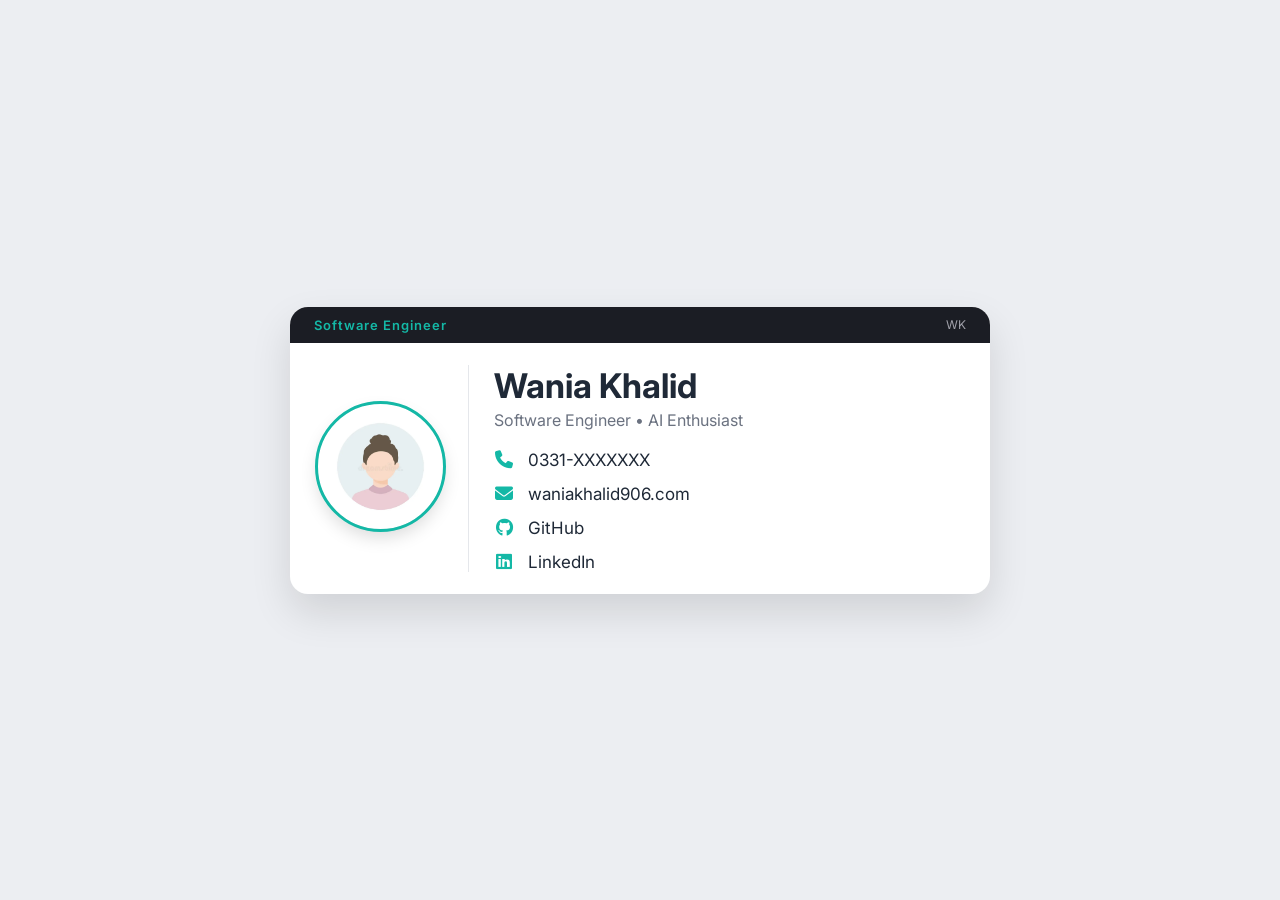
<file: Business_card/index.html>
<!DOCTYPE html>
<html lang="en">
<head>
    <meta charset="UTF-8">
    <meta name="viewport" content="width=device-width, initial-scale=1.0">
    <title>Wania Khalid | Business Card</title>
    <link rel="stylesheet" href="style.css">
    <!-- Google Fonts -->
    <link rel="preconnect" href="https://fonts.googleapis.com">
    <link rel="preconnect" href="https://fonts.gstatic.com" crossorigin>
    <link href="https://fonts.googleapis.com/css2?family=Inter:wght@400;500;600;700&display=swap" rel="stylesheet">
    <!-- Font Awesome -->
    <link rel="stylesheet"
        href="https://cdnjs.cloudflare.com/ajax/libs/font-awesome/6.5.2/css/all.min.css">
</head>
<body>
    <div class="card">
        <div class="strip">
            <span class="strip-role">Software Engineer</span>
            <span class="strip-id">WK</span>
        </div>
        <div class="body">
            <div class="photo-col">
                <img src="image/wania_faces.webp"
                    alt="Portrait of Wania Khalid, Software Engineer">
            </div>
            <div class="divider"></div>
            <div class="info-col">
                <h1>Wania Khalid</h1>
                <p class="subtitle">Software Engineer • AI Enthusiast</p>
                <ul class="fields">
                    <li>
                        <i class="fa-solid fa-phone"></i>
                        <span>0331-XXXXXXX</span>
                    </li>
                    <li>
                        <i class="fa-solid fa-envelope"></i>
                        <span>waniakhalid906.com</span>
                    </li>
                    <li>
                        <i class="fa-brands fa-github"></i>
                        <a href="https://github.com/Wania-Khalid"
                            target="_blank">
                            GitHub
                        </a>
                    </li>
                    <li>
                        <i class="fa-brands fa-linkedin"></i>
                        <a href="https://www.linkedin.com/in/wania-khalid-00a5253b2"
                            target="_blank">
                            LinkedIn
                        </a>
                    </li>
                </ul>
            </div>
        </div>
    </div>
</body>
</html>
</file>
<file: Business_card/style.css>
:root{
    --paper:#ffffff;
    --background:#eceef2;
    --ink:#1f2937;
    --muted:#6b7280;
    --accent:#14b8a6;
    --accent-light:#99f6e4;
    --line:#e5e7eb;
    --shadow:0 18px 40px rgba(0,0,0,.12);
    --font:"Inter",sans-serif;
}
*{
    margin:0;
    padding:0;
    box-sizing:border-box;
}
body{
    font-family:var(--font);
    background:var(--background);
    display:flex;
    justify-content:center;
    align-items:center;
    min-height:100vh;
    padding:20px;
}
.card{
    width:700px;
    background:var(--paper);
    border-radius:18px;
    overflow:hidden;
    box-shadow:var(--shadow);
    transition:.3s;
}
.card:hover{
    transform:translateY(-4px);
}
.strip{
    background:#1b1d24;
    color:white;
    display:flex;
    justify-content:space-between;
    align-items:center;
    padding:10px 24px;
}
.strip-role{
    color:var(--accent);
    font-size:13px;
    font-weight:600;
    letter-spacing:1px;
}
.strip-id{
    color:#a1a1aa;
    font-size:12px;
}
.body{
    display:flex;
    align-items:center;
    gap:25px;
    padding:22px 28px;
}
.photo-col{
    flex-shrink:0;
}
.photo-col img{
    width:125px;
    height:125px;
    border-radius:50%;
    object-fit:cover;
    border:4px solid white;
    outline:3px solid var(--accent);
    box-shadow:0 8px 18px rgba(0,0,0,.15);
}
.divider{
    width:1px;
    align-self:stretch;
    background:var(--line);
}
.info-col{
    flex:1;
}
.info-col h1{
    font-size:34px;
    color:var(--ink);
    margin-bottom:4px;
}
.subtitle{
    color:var(--muted);
    font-size:16px;
    margin-bottom:20px;
}
.fields{
    list-style:none;
    display:flex;
    flex-direction:column;
    gap:14px;
}
.fields li{
    display:flex;
    align-items:center;
    gap:14px;
    color:var(--ink);
    font-size:17px;
}
.fields i{
    width:20px;
    text-align:center;
    color:var(--accent);
    font-size:18px;
}
.fields span{
    color:var(--ink);
}
.fields a{
    text-decoration:none;
    color:var(--ink);
    transition:.25s;
}
.fields a:hover{
    color:var(--accent);
}
@media(max-width:760px){
    .card{
        width:100%;
    }
    .body{
        flex-direction:column;
        text-align:center;
    }
    .divider{
        display:none;
    }
    .fields li{
        justify-content:center;
    }
}
</file>
